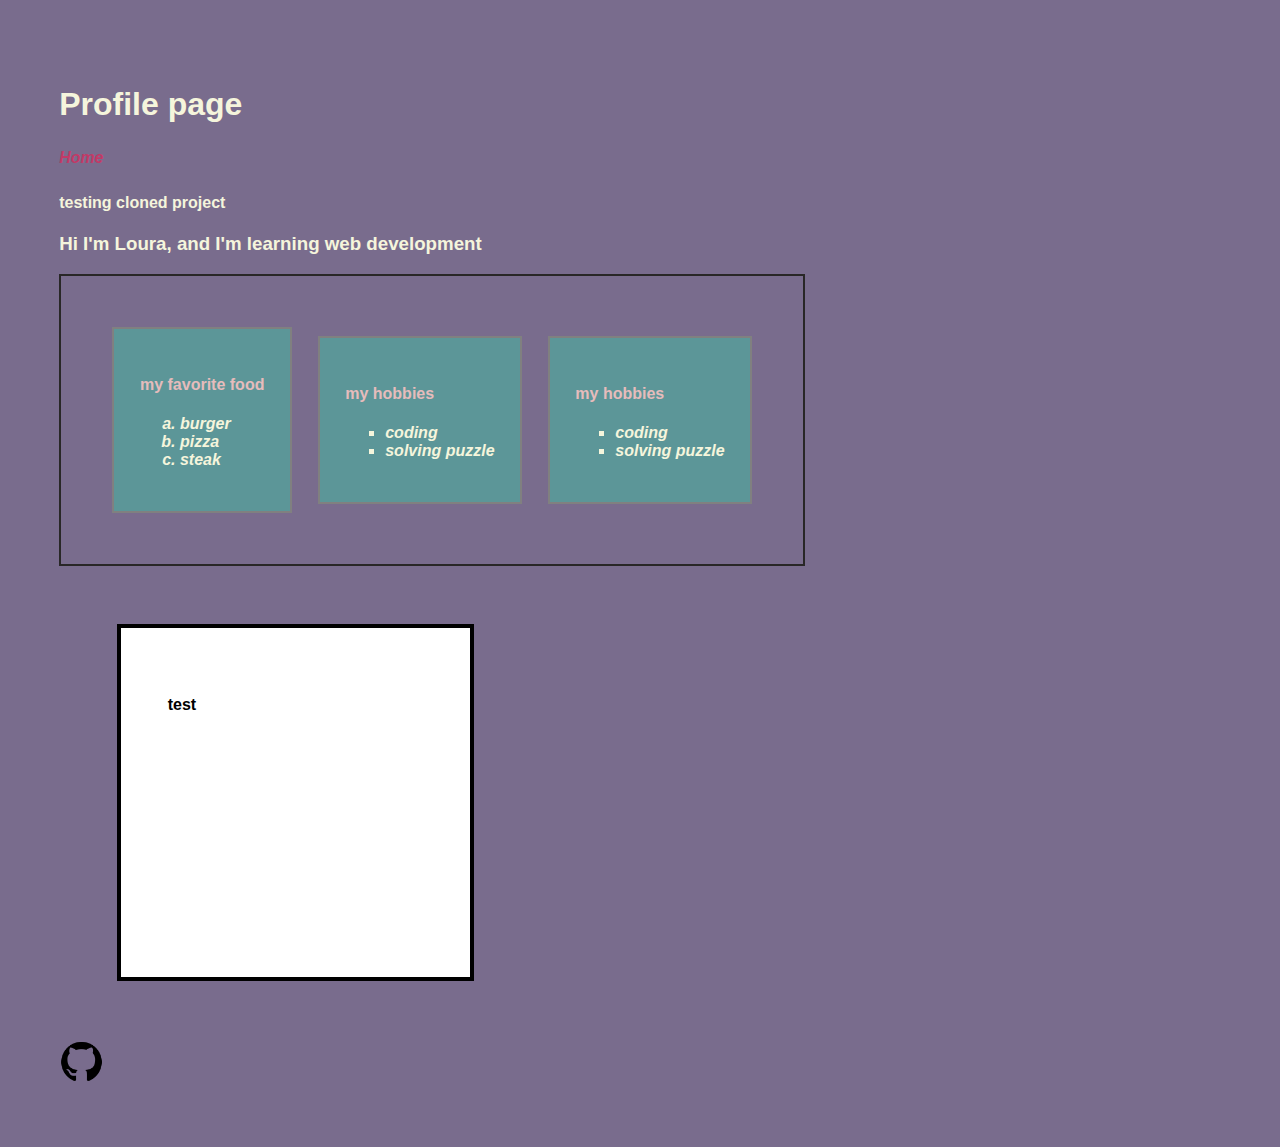
<file: index.html>
<!doctype html>
<html lang="en">
  <head>
    <meta charset="UTF-8" />
    <meta name="viewport" content="width=device-width, initial-scale=1.0" />
    <title>Project X</title>
    <link rel="stylesheet" href="stylesheet.css" />
  </head>
  <body>
    <h2 class="title">Profile page</h2>
    <a href="home.html" class="link">
      <h5>Home</h5>
    </a>
    <h4>testing cloned project</h4>
    <h3>Hi I'm Loura, and I'm learning web development</h3>
    <div class="main-dev">
      <div class="list-container">
        <h4 class="subtitle">my favorite food</h4>
        <ol type="a">
          <li>burger</li>
          <li>pizza</li>
          <li>steak</li>
        </ol>
      </div>

      <div class="list-container">
        <h4 class="subtitle">my hobbies</h4>
        <ul type="square">
          <li>coding</li>
          <li>solving puzzle</li>
        </ul>
      </div>
      <div class="list-container">
        <h4 class="subtitle">my hobbies</h4>
        <ul type="square">
          <li>coding</li>
          <li>solving puzzle</li>
        </ul>
      </div>
    </div>

    <div class="box">
      <h4>test</h4>
    </div>

    <a href="https://github.com/LouraHassan/ProjectX" target="_blank">
      <img src="images/github.png" alt="github logo" width="45" />
    </a>
  </body>
</html>
</file>
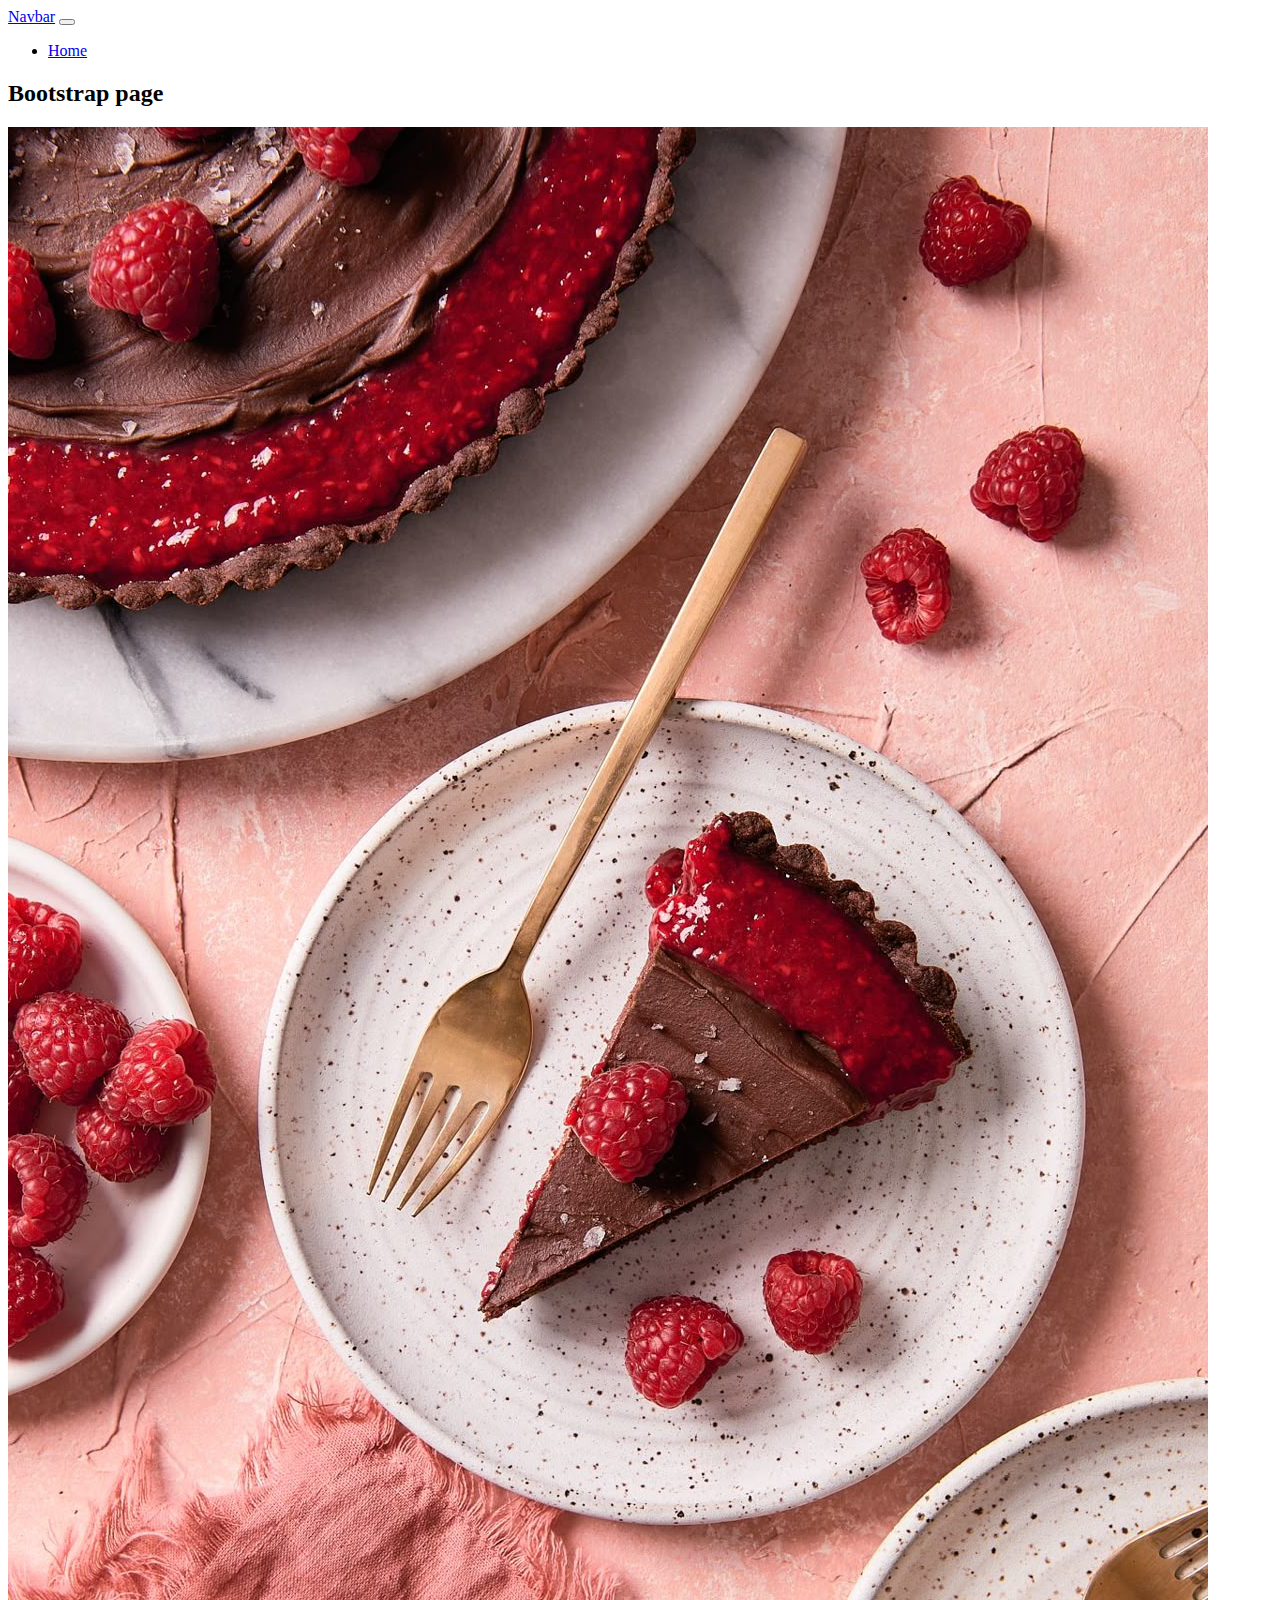
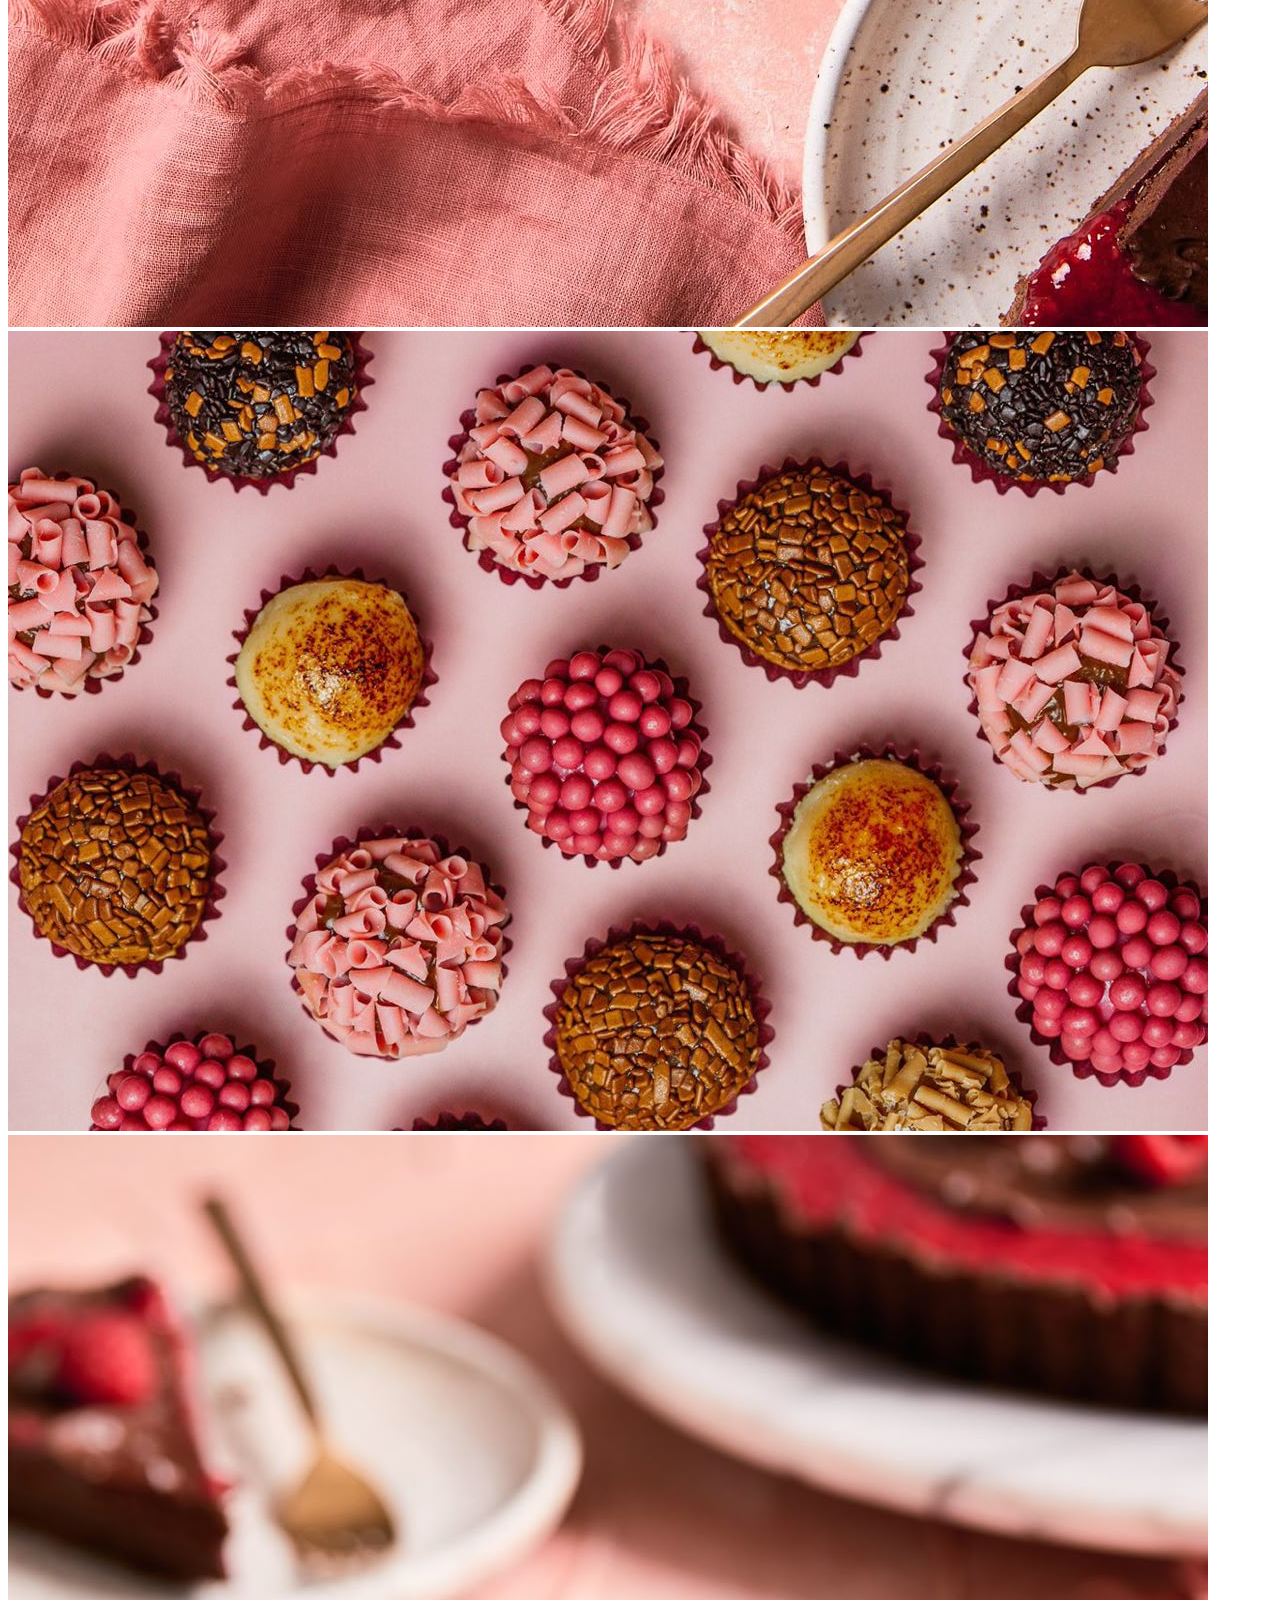
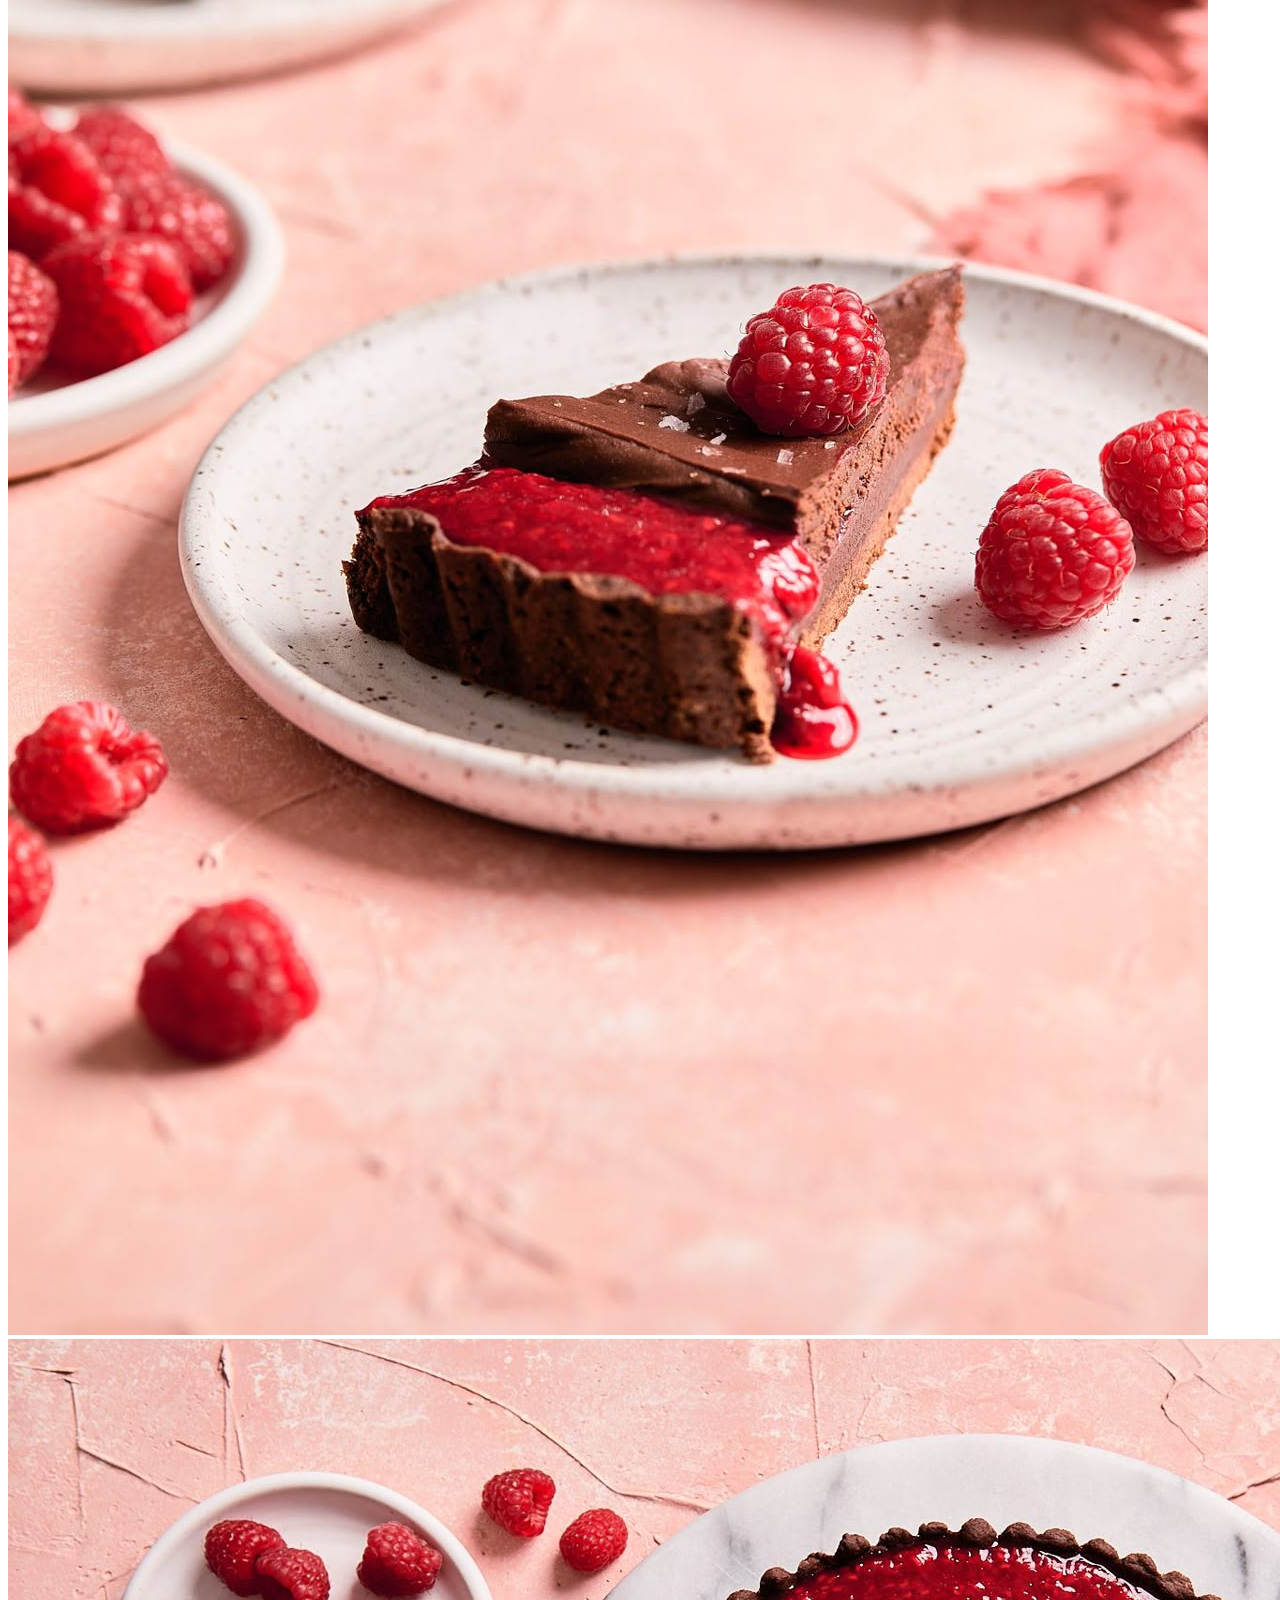
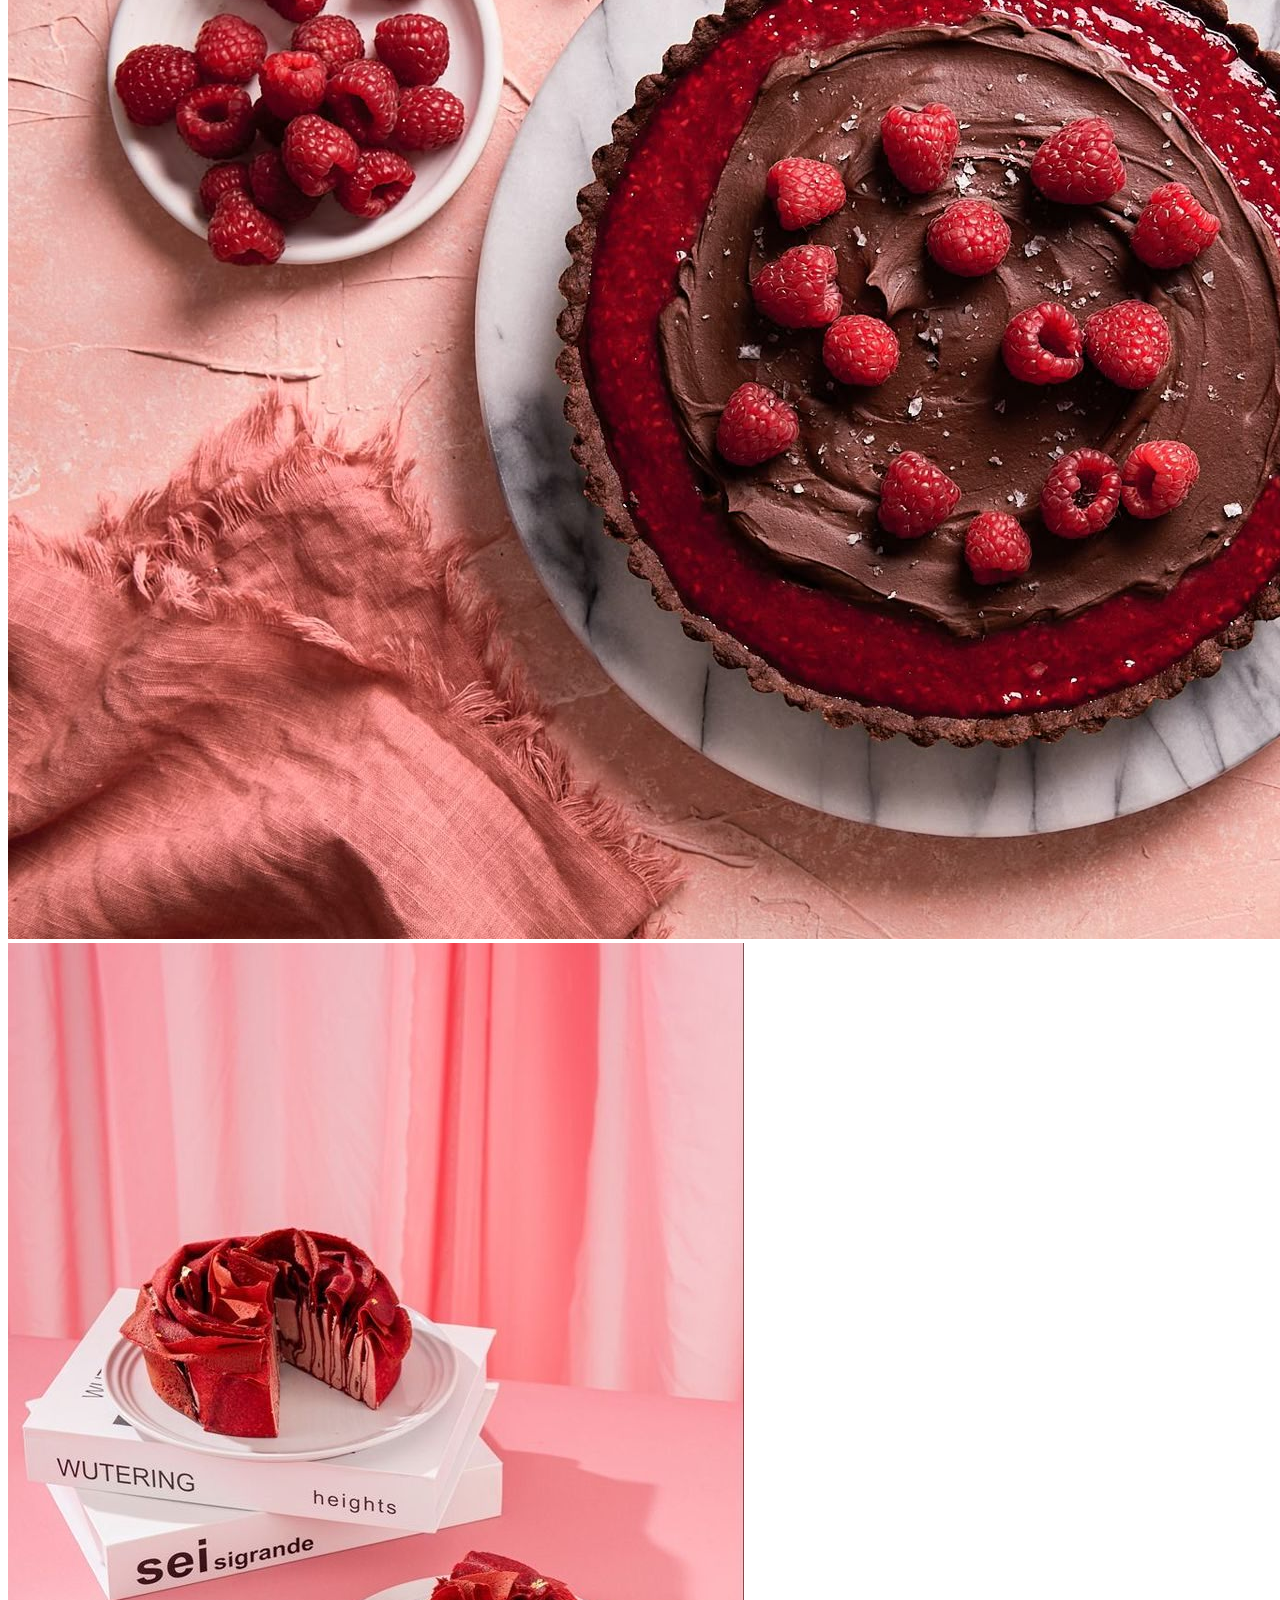
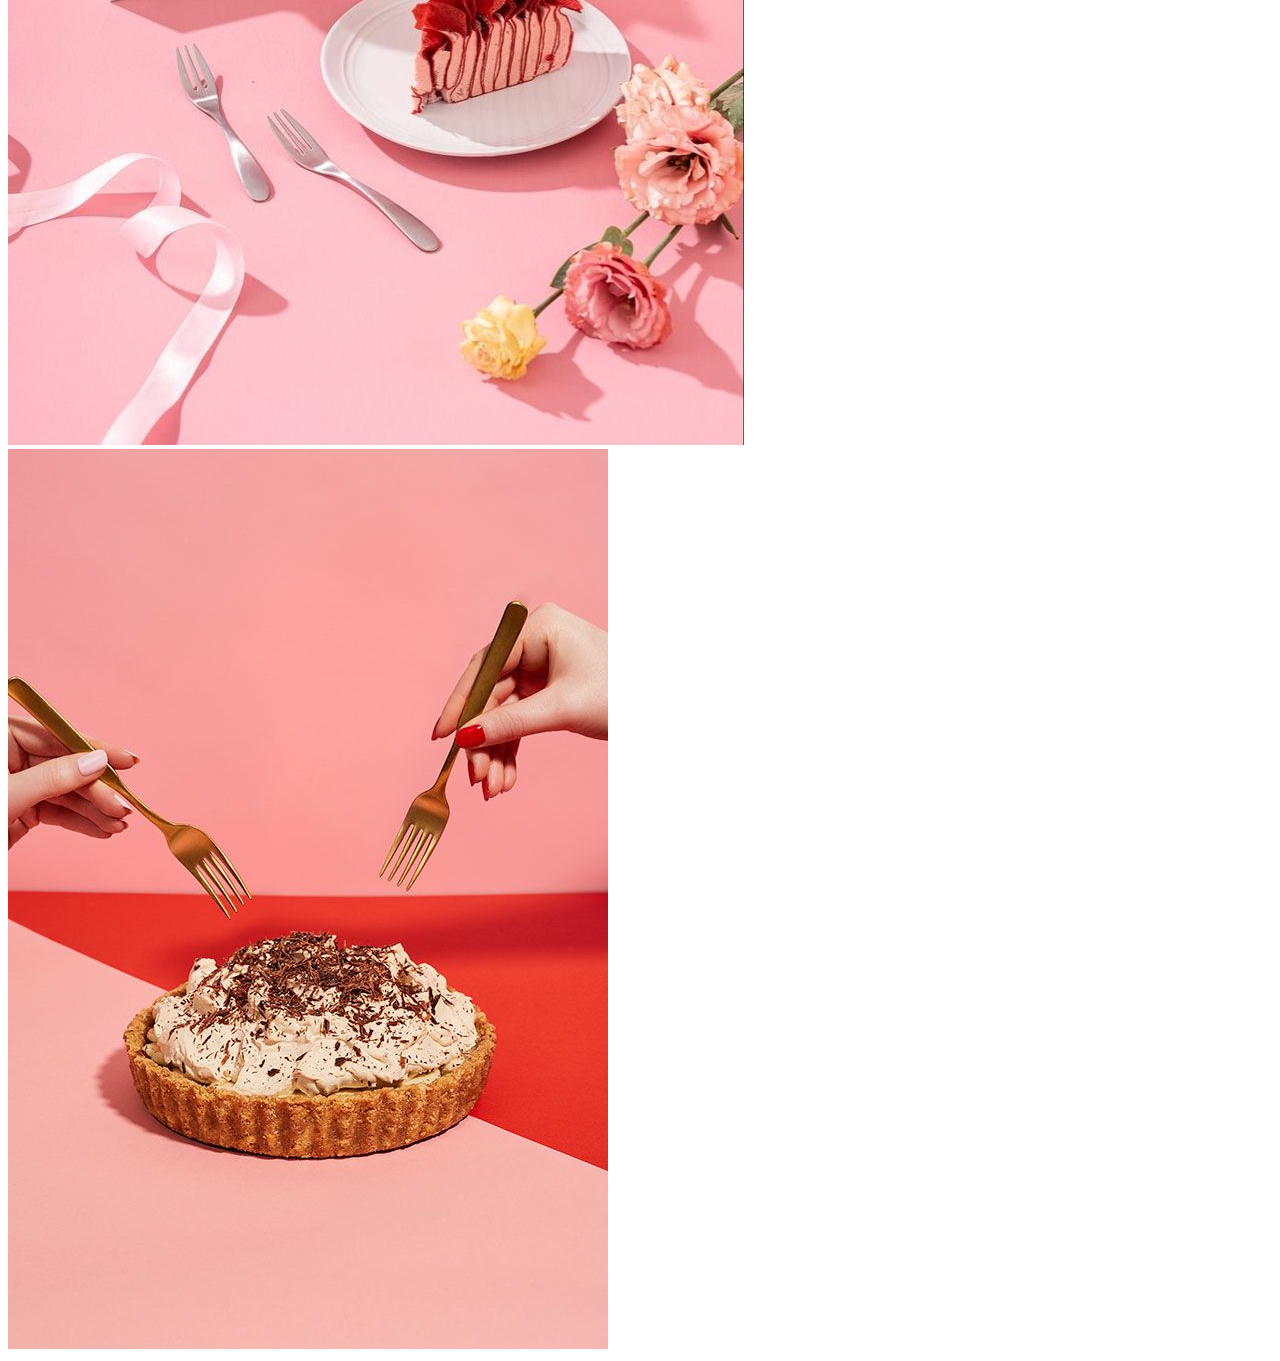
<file: bootstrap.html>
<!doctype html>
<html lang="en">
  <head>
    <meta charset="UTF-8" />
    <meta name="viewport" content="width=device-width, initial-scale=1.0" />
    <title>Document</title>
    <link
      href="https://cdn.jsdelivr.net/npm/bootstrap@5.3.8/dist/css/bootstrap.min.css"
      rel="stylesheet"
      integrity="sha384-sRIl4kxILFvY47J16cr9ZwB07vP4J8+LH7qKQnuqkuIAvNWLzeN8tE5YBujZqJLB"
      crossorigin="anonymous"
    />
  </head>
  <body>
    <script
      src="https://cdn.jsdelivr.net/npm/bootstrap@5.3.8/dist/js/bootstrap.bundle.min.js"
      integrity="sha384-FKyoEForCGlyvwx9Hj09JcYn3nv7wiPVlz7YYwJrWVcXK/BmnVDxM+D2scQbITxI"
      crossorigin="anonymous"
    ></script>
    <script src="script.js"></script>
    <nav class="navbar navbar-expand-md bg-body-tertiary">
      <div class="container-fluid">
        <a class="navbar-brand" href="#">Navbar</a>
        <button
          class="navbar-toggler"
          type="button"
          data-bs-toggle="collapse"
          data-bs-target="#navbarSupportedContent"
          aria-controls="navbarSupportedContent"
          aria-expanded="false"
          aria-label="Toggle navigation"
        >
          <span class="navbar-toggler-icon"></span>
        </button>
        <div class="collapse navbar-collapse" id="navbarSupportedContent">
          <ul class="navbar-nav me-auto mb-2 mb-lg-0">
            <li class="nav-item">
              <a class="nav-link active" aria-current="page" href="home.html"
                >Home</a
              >
            </li>
          </ul>
        </div>
      </div>
    </nav>
    <h2 class="m-4">Bootstrap page</h2>

    <div class="container p-4">
      <div class="row m-4 g-4">
        <div
          class="col-12 col-sm-6 col-lg-3 order-lg-1 order-sm-2 border rounded shadow p-4"
        >
          <img class="img-fluid" src="images/image-1.jpg" alt="" />
        </div>
        <div
          class="col-12 col-lg-6 order-lg-2 order-sm-1 border rounded shadow p-4"
        >
          <img class="img-fluid" src="images/image-2.jpg" alt="" />
        </div>
        <div
          class="col-12 col-sm-6 order-lg-3 col-lg-3 order-sm-3 border rounded shadow p-4"
        >
          <img class="img-fluid" src="images/image-7.jpg" alt="" />
        </div>
        <div
          class="col-12 col-lg-6 order-lg-4 order-sm-4 border rounded shadow p-4"
        >
          <img class="img-fluid" src="images/image-4.jpg" alt="" />
        </div>
        <div
          class="col-12 col-sm-6 col-lg-3 order-lg-5 order-sm-5 border rounded shadow p-4"
        >
          <img class="img-fluid" src="images/image-3.jpg" alt="" />
        </div>
        <div
          class="col-12 col-sm-6 col-lg-3 order-lg-5 order-sm-5 border rounded shadow p-4"
        >
          <img class="img-fluid" src="images/image-5.jpg" alt="" />
        </div>
      </div>
    </div>
  </body>
</html>
</file>
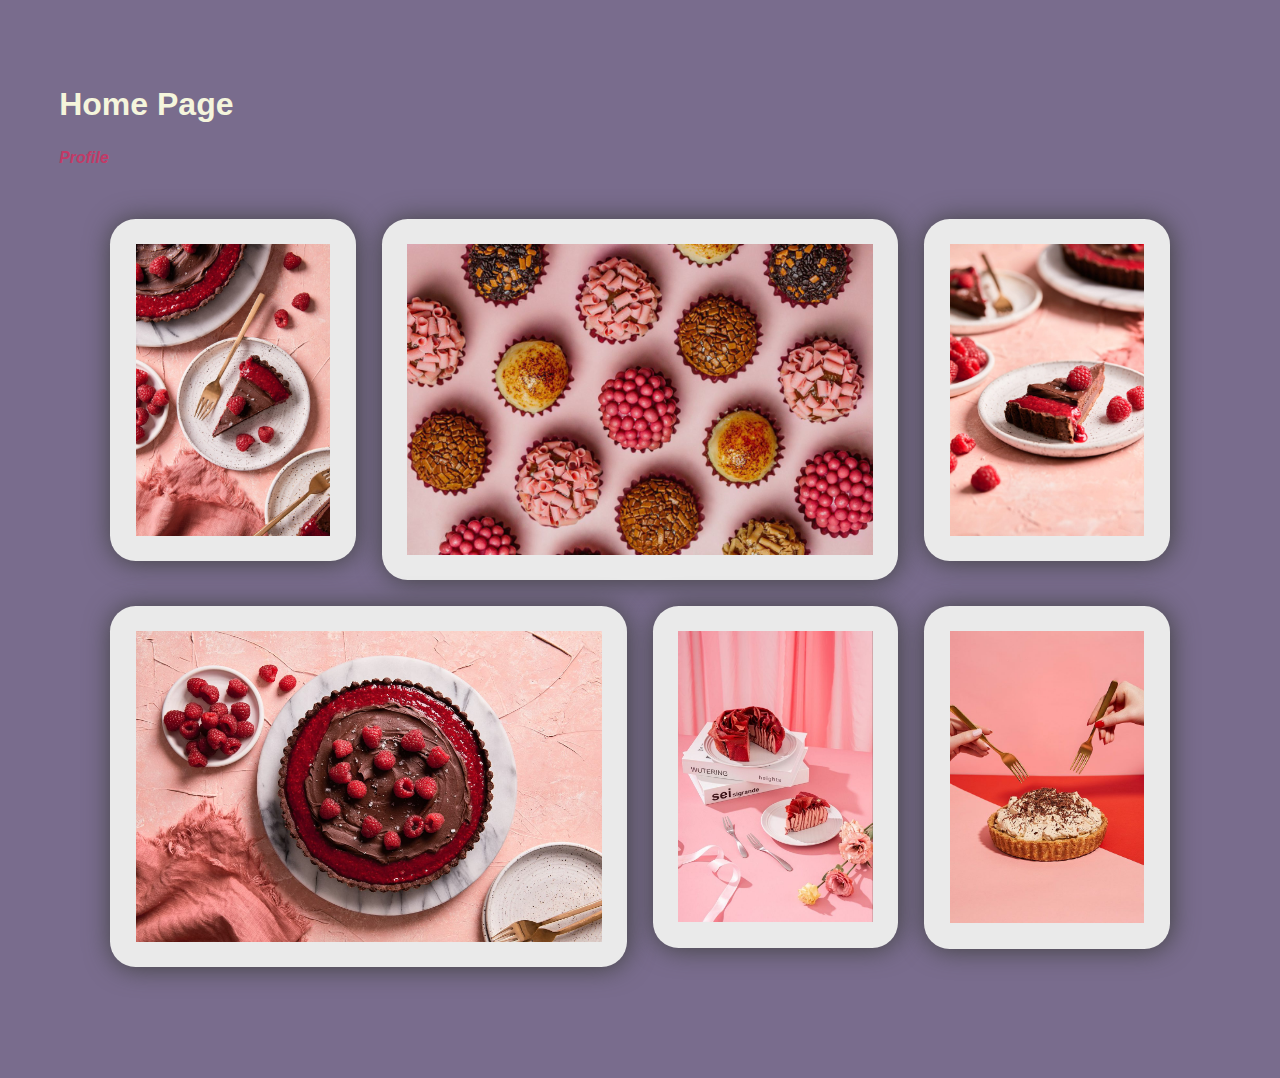
<file: home.html>
<!DOCTYPE html>
<html lang="en">
<head>
    <meta charset="UTF-8">
    <meta name="viewport" content="width=device-width, initial-scale=1.0">
    <title>Document</title>
    <link rel="stylesheet" href="stylesheet.css">
</head>
<body>
    <h2 class="title">Home Page</h2>
    <a href="index.html"  class="link">
        <h5>Profile</h5>
    </a>
   
    <div class="grid-container">
        <div class="grid-item item-1"><img class="img" src="images/image-1.jpg" alt=""></div>
        <div class="grid-item grid-item-span"><img class="img" src="images/image-2.jpg" alt=""></div>
       <div class="grid-item"><img class="img" src="images/image-7.jpg" alt=""></div>
       <div class="grid-item grid-item-span"><img class="img" src="images/image-4.jpg" alt=""></div>
        <div class="grid-item "><img class="img" src="images/image-3.jpg" alt=""></div>
        <div class="grid-item"><img class="img" src="images/image-5.jpg" alt=""></div>
 

    </div>
</body>
</html>
</file>
<file: stylesheet.css>
body{
    background-color: rgb(121, 108, 141);
    color: beige;
    padding: 4vw;
    font-family: 'Segoe UI', Tahoma, Geneva, Verdana, sans-serif;
}

.link{
    color: rgb(194, 58, 103);
    text-decoration: none;
    font-style: italic;
    font-size: larger;
}

.title{
    font-size: xx-large;
}
.subtitle{
    color: rgb(230, 188, 188);
}
li{
    font-weight: bold;
    font-style: italic;
}
.box{
    width: 20vw;
    height: 20vw;
    background-color: white;
    border: 4px black solid;
    color: black;
    padding: 4%;
    margin: 5%
}

.list-container{
    border: 2px grey solid;
    background-color: rgb(92, 150, 152);
    width: fit-content;
    height: fit-content;
    padding: 2vw;
  
}
.main-dev{
    display: flex;
    border: 2px rgb(41, 39, 39) solid;
    justify-content: center;
    gap: 2vw;
    width: fit-content;
    padding: 4vw;
    align-items: center;
    height: fit-content;
}

.grid-container{
    display: grid;
    grid-template-columns: repeat(4,1fr);
    grid-template-rows: repeat(2, 1fr);
    margin: 4vw;
    gap: 2vw;
}

.grid-item{
    background-color: rgb(234, 234, 234);
    display: flex;
    justify-content: center;
    align-items: center;
    font-size: x-large;
    padding: 2vw;
    height: fit-content;
    border-radius: 2vw;
    box-shadow: 1px 1px 2vw rgb(65, 65, 65);
}
.grid-item-span{
    grid-column: span 2;
    
}
.img{
    width: 100%;
}

@media (max-width: 768px) and (min-width: 432px){
    .grid-container{
        grid-template-columns: repeat(2,1fr);
         margin: 8vw;
    }
    .item-1{
        grid-row: 2;
    }
}
@media (max-width: 431px){
    .grid-container{
        grid-template-columns: repeat(1,1fr);
        grid-template-rows: min-content;
         margin: 2vw;
    }
    .grid-item-span{
        grid-column: 1;
    }
  
}
</file>
